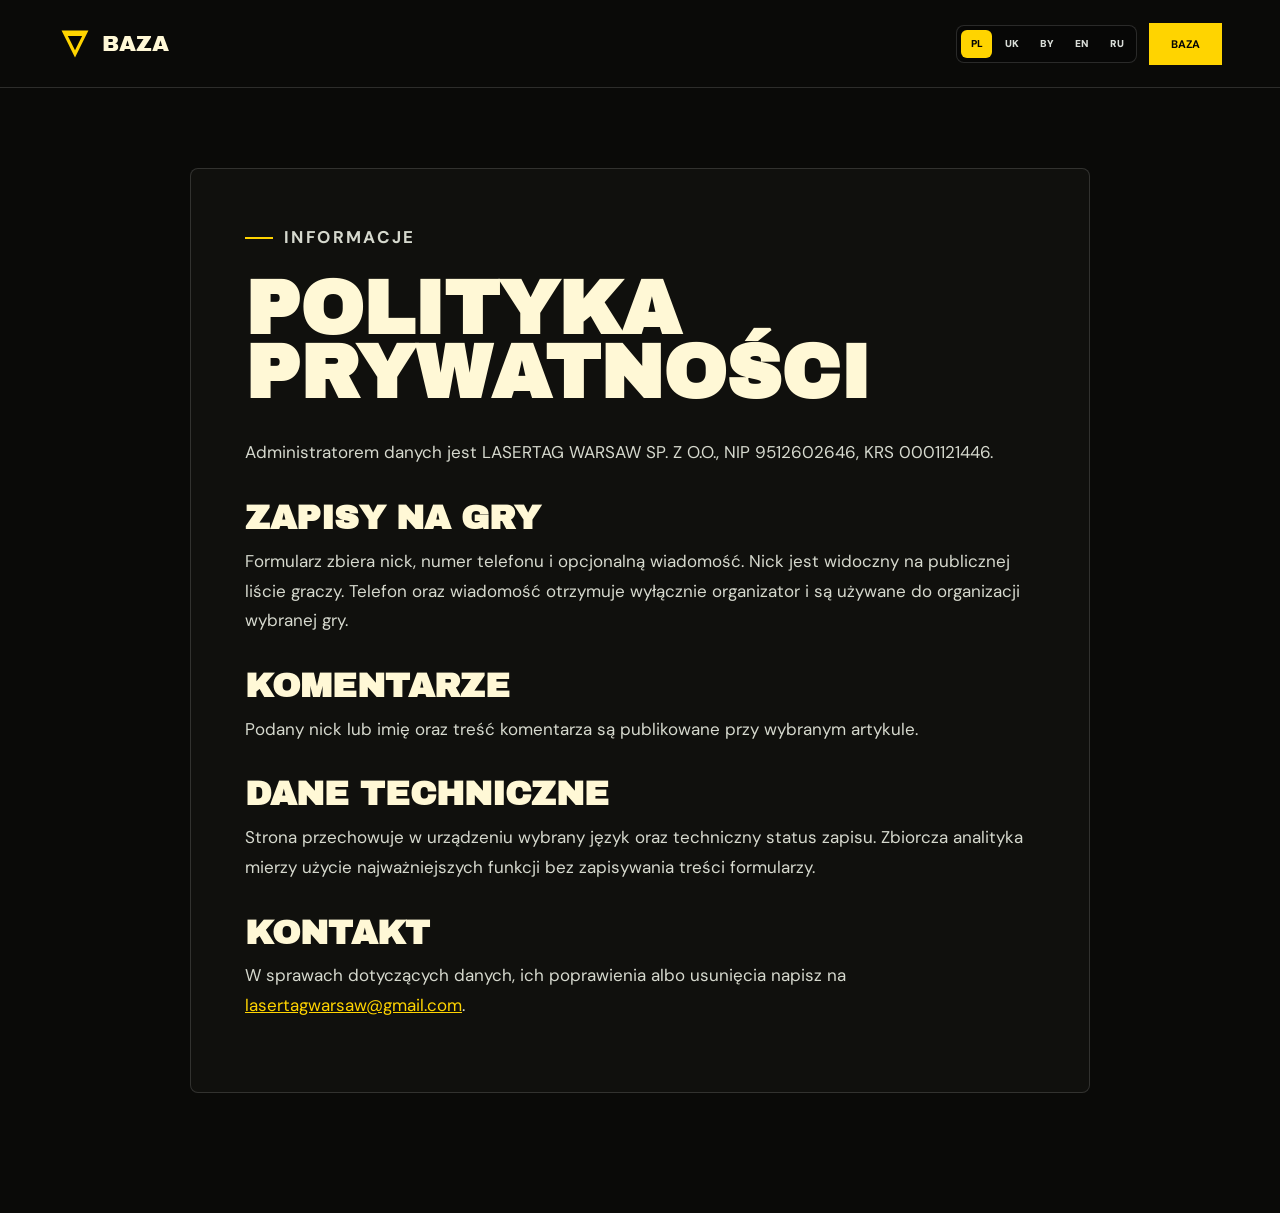
<file: polityka-prywatnosci.html>
<!doctype html>
<html lang="pl">
  <head>
    <meta charset="UTF-8" />
    <meta name="viewport" content="width=device-width, initial-scale=1.0" />
    <meta name="description" content="Informacja o prywatności Lasertag Club BAZA." />
    <link rel="canonical" href="https://www.lasertagbaza.pl/polityka-prywatnosci.html" />
    <meta name="theme-color" content="#050505" />
    <title>Polityka prywatności — Lasertag Club BAZA</title>
    <link rel="preconnect" href="https://fonts.googleapis.com" />
    <link rel="preconnect" href="https://fonts.gstatic.com" crossorigin />
    <link
      href="https://fonts.googleapis.com/css2?family=Archivo+Black&family=DM+Sans:wght@400;500;600;700&display=swap"
      rel="stylesheet"
    />
    <link rel="stylesheet" href="styles.css?v=ux-6" />
  </head>
  <body class="privacy-page">
    <header class="site-header privacy-header">
      <a class="logo" href="index.html" aria-label="Lasertag Club BAZA">
        <svg viewBox="0 0 38 38" aria-hidden="true">
          <path d="M4 4h30L19 34 4 4Z" />
          <path d="m11 10 8 16 8-16H11Z" />
        </svg>
        <span>BAZA</span>
      </a>
      <div class="privacy-actions">
        <div class="language-switcher" aria-label="Język strony">
          <button class="active" type="button" data-privacy-lang="pl">PL</button>
          <button type="button" data-privacy-lang="uk">UK</button>
          <button type="button" data-privacy-lang="be">BY</button>
          <button type="button" data-privacy-lang="en">EN</button>
          <button type="button" data-privacy-lang="ru">RU</button>
        </div>
        <a class="button button-small" href="index.html">BAZA</a>
      </div>
    </header>

    <main class="privacy-main">
      <article data-privacy-copy="pl">
        <p class="eyebrow"><span></span> Informacje</p>
        <h1>Polityka prywatności</h1>
        <p>Administratorem danych jest LASERTAG WARSAW SP. Z O.O., NIP 9512602646, KRS 0001121446.</p>
        <h2>Zapisy na gry</h2>
        <p>Formularz zbiera nick, numer telefonu i opcjonalną wiadomość. Nick jest widoczny na publicznej liście graczy. Telefon oraz wiadomość otrzymuje wyłącznie organizator i są używane do organizacji wybranej gry.</p>
        <h2>Komentarze</h2>
        <p>Podany nick lub imię oraz treść komentarza są publikowane przy wybranym artykule.</p>
        <h2>Dane techniczne</h2>
        <p>Strona przechowuje w urządzeniu wybrany język oraz techniczny status zapisu. Zbiorcza analityka mierzy użycie najważniejszych funkcji bez zapisywania treści formularzy.</p>
        <h2>Kontakt</h2>
        <p>W sprawach dotyczących danych, ich poprawienia albo usunięcia napisz na <a href="mailto:lasertagwarsaw@gmail.com">lasertagwarsaw@gmail.com</a>.</p>
      </article>

      <article data-privacy-copy="en" hidden>
        <p class="eyebrow"><span></span> Information</p>
        <h1>Privacy policy</h1>
        <p>The data controller is LASERTAG WARSAW SP. Z O.O., NIP 9512602646, KRS 0001121446.</p>
        <h2>Game signups</h2>
        <p>The form collects a nickname, phone number and an optional message. The nickname is shown on the public player list. The phone number and message are received only by the organizer and used to organize the selected game.</p>
        <h2>Comments</h2>
        <p>The supplied nickname or name and comment text are published under the selected article.</p>
        <h2>Technical data</h2>
        <p>The site stores the selected language and technical signup status on the device. Aggregate analytics measures use of key features without storing form contents.</p>
        <h2>Contact</h2>
        <p>To ask about, correct or remove your data, email <a href="mailto:lasertagwarsaw@gmail.com">lasertagwarsaw@gmail.com</a>.</p>
      </article>

      <article data-privacy-copy="ru" hidden>
        <p class="eyebrow"><span></span> Информация</p>
        <h1>Политика конфиденциальности</h1>
        <p>Администратор данных: LASERTAG WARSAW SP. Z O.O., NIP 9512602646, KRS 0001121446.</p>
        <h2>Запись на игры</h2>
        <p>Форма собирает ник, номер телефона и необязательное сообщение. Ник отображается в открытом списке игроков. Телефон и сообщение получает только организатор для организации выбранной игры.</p>
        <h2>Комментарии</h2>
        <p>Указанный ник или имя и текст комментария публикуются под выбранной статьёй.</p>
        <h2>Технические данные</h2>
        <p>Сайт хранит на устройстве выбранный язык и технический статус записи. Сводная аналитика измеряет использование основных функций без сохранения содержимого форм.</p>
        <h2>Контакт</h2>
        <p>Для уточнения, исправления или удаления данных напишите на <a href="mailto:lasertagwarsaw@gmail.com">lasertagwarsaw@gmail.com</a>.</p>
      </article>

      <article data-privacy-copy="uk" hidden>
        <p class="eyebrow"><span></span> Інформація</p>
        <h1>Політика конфіденційності</h1>
        <p>Адміністратор даних: LASERTAG WARSAW SP. Z O.O., NIP 9512602646, KRS 0001121446.</p>
        <h2>Запис на ігри</h2>
        <p>Форма збирає нік, номер телефону та необов'язкове повідомлення. Нік показується у відкритому списку гравців. Телефон і повідомлення отримує лише організатор для організації обраної гри.</p>
        <h2>Коментарі</h2>
        <p>Вказаний нік або ім'я та текст коментаря публікуються під обраною статтею.</p>
        <h2>Технічні дані</h2>
        <p>Сайт зберігає на пристрої вибрану мову та технічний статус запису. Зведена аналітика вимірює використання основних функцій без збереження вмісту форм.</p>
        <h2>Контакт</h2>
        <p>Для уточнення, виправлення або видалення даних напишіть на <a href="mailto:lasertagwarsaw@gmail.com">lasertagwarsaw@gmail.com</a>.</p>
      </article>

      <article data-privacy-copy="be" hidden>
        <p class="eyebrow"><span></span> Інфармацыя</p>
        <h1>Палітыка прыватнасці</h1>
        <p>Адміністратар даных: LASERTAG WARSAW SP. Z O.O., NIP 9512602646, KRS 0001121446.</p>
        <h2>Запіс на гульні</h2>
        <p>Форма збірае нік, нумар тэлефона і неабавязковае паведамленне. Нік паказваецца ў адкрытым спісе гульцоў. Тэлефон і паведамленне атрымлівае толькі арганізатар для арганізацыі выбранай гульні.</p>
        <h2>Каментары</h2>
        <p>Указаны нік або імя і тэкст каментара публікуюцца пад выбраным артыкулам.</p>
        <h2>Тэхнічныя даныя</h2>
        <p>Сайт захоўвае на прыладзе выбраную мову і тэхнічны статус запісу. Зводная аналітыка вымярае выкарыстанне асноўных функцый без захавання змесціва формаў.</p>
        <h2>Кантакт</h2>
        <p>Каб удакладніць, выправіць або выдаліць даныя, напішыце на <a href="mailto:lasertagwarsaw@gmail.com">lasertagwarsaw@gmail.com</a>.</p>
      </article>
    </main>

    <script>
      const privacyButtons = document.querySelectorAll("[data-privacy-lang]");
      const privacyArticles = document.querySelectorAll("[data-privacy-copy]");
      privacyButtons.forEach((button) => {
        button.addEventListener("click", () => {
          const language = button.dataset.privacyLang;
          document.documentElement.lang = language;
          privacyButtons.forEach((item) => item.classList.toggle("active", item === button));
          privacyArticles.forEach((article) => (article.hidden = article.dataset.privacyCopy !== language));
        });
      });
    </script>
  </body>
</html>
</file>
<file: styles.css>
:root {
  --ink: #050505;
  --panel: #10100d;
  --panel-2: #18170f;
  --line: rgba(255, 255, 255, 0.14);
  --muted: #aaa799;
  --paper: #fff8d6;
  --acid: #ffd400;
  --cyan: #ffea70;
  --red: #ff9f1a;
  --purple: #2a2615;
  --display: "Archivo Black", sans-serif;
  --body: "DM Sans", sans-serif;
}

.community-update-video,
.community-news-player {
  display: block;
  width: 100%;
  background: #050505;
  object-fit: cover;
}

.community-update-video {
  aspect-ratio: 16 / 9;
  pointer-events: none;
}

.community-news-player {
  max-height: 520px;
  margin-top: 18px;
}

* {
  box-sizing: border-box;
}

html {
  scroll-behavior: smooth;
  overflow-x: hidden;
}

body {
  margin: 0;
  color: var(--paper);
  background: var(--ink);
  font-family: var(--body);
  -webkit-font-smoothing: antialiased;
  overflow-x: hidden;
}

body.menu-open {
  overflow: hidden;
}

body.price-open {
  overflow: hidden;
}

body.modal-open {
  overflow: hidden;
}

.sr-only {
  position: absolute;
  width: 1px;
  height: 1px;
  padding: 0;
  overflow: hidden;
  clip: rect(0, 0, 0, 0);
  white-space: nowrap;
  border: 0;
}

a {
  color: inherit;
  text-decoration: none;
}

button,
input,
select {
  font: inherit;
}

button {
  cursor: pointer;
}

.page-noise {
  position: fixed;
  z-index: 30;
  inset: 0;
  opacity: 0.035;
  pointer-events: none;
  background-image: url("data:image/svg+xml,%3Csvg viewBox='0 0 180 180' xmlns='http://www.w3.org/2000/svg'%3E%3Cfilter id='n'%3E%3CfeTurbulence type='fractalNoise' baseFrequency='.85' numOctaves='3' stitchTiles='stitch'/%3E%3C/filter%3E%3Crect width='100%25' height='100%25' filter='url(%23n)' opacity='.8'/%3E%3C/svg%3E");
}

.site-header {
  position: absolute;
  z-index: 20;
  top: 0;
  left: 0;
  width: 100%;
  height: 88px;
  padding: 0 4.5vw;
  display: flex;
  align-items: center;
  justify-content: space-between;
  border-bottom: 1px solid var(--line);
}

.logo {
  display: inline-flex;
  align-items: center;
  gap: 10px;
  font-family: var(--display);
  font-size: 22px;
  letter-spacing: 0;
  text-transform: uppercase;
}

.logo svg {
  width: 34px;
  height: 34px;
  overflow: visible;
}

.logo svg path:first-child {
  fill: var(--acid);
}

.logo svg path:last-child {
  fill: var(--ink);
}

.desktop-nav {
  display: flex;
  align-items: center;
  gap: 28px;
}

.desktop-nav a,
.header-phone {
  color: #d9ddd8;
  font-size: 13px;
  font-weight: 600;
  transition: color 0.2s;
}

.desktop-nav a:hover,
.header-phone:hover {
  color: var(--acid);
}

.header-actions {
  display: flex;
  align-items: center;
  gap: 24px;
}

.language-switcher {
  display: inline-flex;
  align-items: center;
  gap: 4px;
  padding: 4px;
  border: 1px solid var(--line);
  border-radius: 8px;
  background: rgba(5, 5, 5, 0.36);
}

.language-switcher button {
  min-width: 31px;
  height: 28px;
  padding: 0 7px;
  border: 0;
  border-radius: 6px;
  color: #d9ddd8;
  background: transparent;
  font-size: 10px;
  font-weight: 900;
  text-transform: uppercase;
}

.language-switcher button.active,
.language-switcher button:hover {
  color: var(--ink);
  background: var(--acid);
}

.button {
  display: inline-flex;
  align-items: center;
  justify-content: center;
  border: 0;
  background: var(--acid);
  color: var(--ink);
  font-weight: 700;
  text-transform: uppercase;
}

.button:disabled {
  cursor: progress;
  opacity: 0.62;
  transform: none;
}

.button-small {
  min-height: 42px;
  padding: 0 22px;
  font-size: 11px;
}

.price-button {
  min-height: 42px;
  padding: 0 18px;
  border: 1px solid rgba(255, 212, 0, 0.42);
  border-radius: 999px;
  color: var(--acid);
  background: rgba(5, 5, 5, 0.32);
  cursor: pointer;
  font-size: 11px;
  font-weight: 900;
  text-transform: uppercase;
  transition: background 0.2s, color 0.2s, border-color 0.2s, transform 0.2s;
}

.price-button:hover {
  border-color: var(--acid);
  color: var(--ink);
  background: var(--acid);
  transform: translateY(-1px);
}

.menu-toggle,
.mobile-nav {
  display: none;
}

.hero {
  position: relative;
  min-height: 850px;
  height: 100vh;
  max-height: 1080px;
  overflow: hidden;
  isolation: isolate;
}

.hero-media {
  position: absolute;
  z-index: -3;
  inset: 0;
  background:
    linear-gradient(90deg, rgba(5, 5, 5, 0.98) 0%, rgba(5, 5, 5, 0.86) 34%, rgba(5, 5, 5, 0.28) 74%),
    linear-gradient(0deg, rgba(5, 5, 5, 0.96) 0%, rgba(5, 5, 5, 0.2) 48%),
    url("assets/baza-hero.webp") center center / cover no-repeat;
  transform: scale(1.012);
}

.hero-media::after {
  content: "";
  position: absolute;
  inset: 0;
  background:
    linear-gradient(125deg, rgba(255, 212, 0, 0.14), transparent 34%),
    radial-gradient(circle at 74% 44%, transparent 0 18%, rgba(5, 5, 5, 0.5) 74%, rgba(5, 5, 5, 0.9) 100%);
}

.hero-grid {
  position: absolute;
  z-index: -2;
  inset: 0;
  opacity: 0.12;
  background-image:
    linear-gradient(rgba(255, 255, 255, 0.18) 1px, transparent 1px),
    linear-gradient(90deg, rgba(255, 255, 255, 0.18) 1px, transparent 1px);
  background-size: 7.15vw 7.15vw;
  mask-image: linear-gradient(90deg, black, transparent 78%);
}

.hero-copy {
  position: absolute;
  z-index: 2;
  top: 48%;
  left: 8.6vw;
  width: min(760px, 51vw);
  transform: translateY(-47%);
}

.eyebrow {
  margin: 0 0 24px;
  display: flex;
  align-items: center;
  gap: 11px;
  color: #d1d5d0;
  font-size: 11px;
  font-weight: 700;
  letter-spacing: 0.14em;
  text-transform: uppercase;
}

.eyebrow span {
  width: 28px;
  height: 2px;
  background: var(--acid);
}

h1,
h2,
h3,
p {
  margin-top: 0;
}

h1 {
  margin-bottom: 27px;
  font-family: var(--display);
  font-size: clamp(60px, 6.1vw, 104px);
  line-height: 0.84;
  letter-spacing: 0;
  text-transform: uppercase;
}

h1 span {
  display: block;
}

h1 .outline {
  color: transparent;
  -webkit-text-stroke: 1.5px var(--acid);
}

.hero-lead {
  width: min(560px, 92%);
  margin-bottom: 34px;
  color: #c4c8c3;
  font-size: 16px;
  line-height: 1.65;
}

.hero-buttons {
  display: flex;
  align-items: center;
  gap: 35px;
}

.button-main {
  min-height: 58px;
  padding: 0 25px 0 29px;
  gap: 28px;
  box-shadow: 0 0 30px rgba(199, 255, 26, 0.14);
  transition: transform 0.2s, box-shadow 0.2s;
}

.button-main:hover {
  transform: translateY(-2px);
  box-shadow: 0 0 42px rgba(199, 255, 26, 0.3);
}

.button-main svg {
  width: 21px;
  fill: none;
  stroke: currentColor;
  stroke-width: 1.7;
}

.text-link {
  display: flex;
  align-items: center;
  gap: 13px;
  font-size: 12px;
  font-weight: 700;
  text-transform: uppercase;
}

.play-icon {
  width: 31px;
  height: 31px;
  display: grid;
  place-items: center;
  border: 1px solid rgba(255, 255, 255, 0.4);
  border-radius: 50%;
  color: var(--acid);
  font-size: 9px;
}

.next-game-panel {
  position: absolute;
  z-index: 2;
  right: 8.6vw;
  top: 245px;
  width: min(315px, 25vw);
  padding: 20px;
  border: 1px solid var(--line);
  border-radius: 8px;
  background: rgba(13, 16, 14, 0.84);
  backdrop-filter: blur(14px);
}

.next-game-panel > p {
  margin-bottom: 10px;
  color: var(--muted);
  font-size: 10px;
  font-weight: 700;
  text-transform: uppercase;
}

.next-game-panel h2 {
  margin-bottom: 6px;
  font-size: 28px;
}

.next-game-date {
  display: block;
  color: var(--acid);
  font-size: 11px;
  font-weight: 900;
  letter-spacing: 0.04em;
  text-transform: uppercase;
}

.next-game-date-row {
  min-height: 27px;
  margin-bottom: 14px;
  display: flex;
  align-items: center;
  justify-content: space-between;
  gap: 12px;
}

.next-game-weather {
  min-width: 0;
  display: flex;
  align-items: center;
  gap: 5px;
  color: #d8dbd2;
  font-size: 9px;
  font-weight: 800;
  white-space: nowrap;
}

.next-game-weather[hidden] {
  display: none;
}

.next-game-weather-icon {
  color: var(--acid);
  font-family: Arial, sans-serif;
  font-size: 20px;
  font-weight: 400;
  line-height: 1;
}

.next-game-weather[data-weather="cloud"] .next-game-weather-icon {
  color: #d8dbd2;
}

.next-game-weather[data-weather="rain"] .next-game-weather-icon {
  color: #86cbed;
}

.next-game-weather strong {
  color: var(--paper);
  font-size: 10px;
}

.panel-row {
  padding: 11px 0;
  display: flex;
  align-items: center;
  justify-content: space-between;
  border-top: 1px solid var(--line);
  gap: 20px;
}

.panel-row span {
  color: var(--muted);
  font-size: 11px;
}

.panel-row strong {
  font-size: 12px;
  text-align: right;
}

.next-game-panel .button {
  width: 100%;
  min-height: 50px;
  font-size: 11px;
}

.next-game-toggle {
  min-height: 38px;
  border: 1px solid rgba(255, 212, 0, 0.28);
  border-radius: 8px;
  color: var(--acid);
  background: rgba(255, 212, 0, 0.04);
  cursor: pointer;
  font-size: 10px;
  font-weight: 900;
  text-transform: uppercase;
}

.next-game-actions {
  display: grid;
  gap: 7px;
}

.next-game-map {
  width: fit-content;
  margin: 10px auto 0;
  display: block;
  color: var(--muted);
  font-size: 9px;
  font-weight: 800;
  text-transform: uppercase;
}

.next-game-map:hover {
  color: var(--acid);
}

.next-game-signups {
  margin-top: 14px;
  padding-top: 14px;
  border-top: 1px solid var(--line);
}

.next-game-signups-head {
  margin-bottom: 10px;
  display: flex;
  justify-content: space-between;
  gap: 12px;
  color: var(--muted);
  font-size: 10px;
  font-weight: 900;
  text-transform: uppercase;
}

.next-game-signups-head strong {
  color: var(--acid);
  white-space: nowrap;
}

.next-game-list {
  max-height: 236px;
  overflow: auto;
}

.next-game-list li {
  min-height: 46px;
}

.next-game-register {
  margin-top: 12px;
}

@media (min-width: 821px) {
  .next-game-panel.show-signups {
    max-height: calc(100% - 285px);
    display: flex;
    flex-direction: column;
    overflow: hidden;
  }

  .next-game-panel.show-signups .next-game-signups {
    min-height: 0;
    display: flex;
    flex-direction: column;
  }

  .next-game-panel.show-signups .next-game-list {
    min-height: 92px;
    max-height: 150px;
    overflow-y: auto;
    overscroll-behavior: contain;
  }

  .next-game-panel.show-signups + .hero-meta {
    right: auto;
    left: 8.6vw;
  }
}

.hero-meta {
  position: absolute;
  z-index: 2;
  right: 8.6vw;
  bottom: 38px;
  display: flex;
}

.hero-meta div {
  min-width: 132px;
  padding: 0 25px;
  border-left: 1px solid var(--line);
}

.hero-meta strong {
  display: block;
  color: var(--acid);
  font-family: var(--display);
  font-size: 27px;
  line-height: 1;
}

.hero-meta span {
  display: block;
  margin-top: 7px;
  color: #afb3ae;
  font-size: 10px;
  text-transform: uppercase;
}

.ticker {
  height: 58px;
  overflow: hidden;
  contain: layout paint;
  background: var(--acid);
  color: var(--ink);
}

.ticker-track {
  width: max-content;
  height: 100%;
  display: flex;
  align-items: center;
  gap: 31px;
  animation: marquee 24s linear infinite;
  font-family: var(--display);
  font-size: 15px;
  text-transform: uppercase;
}

.ticker-track i {
  font-style: normal;
  font-size: 18px;
}

.section {
  padding: 120px 8.6vw;
}

.section-heading {
  display: flex;
  align-items: flex-end;
  justify-content: space-between;
  gap: 40px;
  margin-bottom: 56px;
}

.section-heading > p {
  width: 420px;
  margin-bottom: 6px;
  color: var(--muted);
  font-size: 14px;
  line-height: 1.7;
}

h2 {
  margin-bottom: 0;
  font-family: var(--display);
  font-size: clamp(46px, 4.8vw, 76px);
  line-height: 0.96;
  letter-spacing: 0;
  text-transform: uppercase;
}

h2 em {
  color: var(--acid);
  font-style: normal;
}

.open-games {
  background: var(--paper);
  color: var(--ink);
}

.open-games .eyebrow,
.rankings .eyebrow {
  color: #4d514e;
}

.schedule-toolbar {
  margin-bottom: 18px;
  display: flex;
  flex-wrap: wrap;
  gap: 8px;
}

.filter-button,
.translate-button {
  min-height: 38px;
  padding: 0 16px;
  border: 1px solid currentColor;
  border-radius: 8px;
  color: inherit;
  background: transparent;
  font-size: 11px;
  font-weight: 800;
  text-transform: uppercase;
}

.filter-button.active,
.translate-button.active {
  border-color: var(--ink);
  background: var(--ink);
  color: var(--paper);
}

.schedule-list {
  display: grid;
  gap: 10px;
}

.game-row {
  min-height: 138px;
  padding: 22px;
  display: grid;
  grid-template-columns: 96px minmax(0, 1fr) 140px 112px;
  gap: 24px;
  align-items: center;
  border: 1px solid #d1d2ca;
  border-radius: 8px;
  background: #fbfaf2;
  transition: transform 0.2s, border-color 0.2s;
}

.game-row:hover {
  transform: translateY(-3px);
  border-color: var(--ink);
}

.game-row.hidden {
  display: none;
}

.date-block {
  aspect-ratio: 1;
  display: grid;
  place-content: center;
  overflow: hidden;
  border-radius: 8px;
  background: var(--ink);
  color: var(--paper);
  text-align: center;
}

.counter-icon {
  position: relative;
  isolation: isolate;
  background:
    linear-gradient(180deg, rgba(5, 5, 5, 0.08), rgba(5, 5, 5, 0.72)),
    url("assets/schedule-counter.webp") 55% 48% / cover no-repeat;
  transition: transform 0.2s, box-shadow 0.2s;
}

.open-icon {
  position: relative;
  isolation: isolate;
  background:
    linear-gradient(180deg, rgba(5, 5, 5, 0.08), rgba(5, 5, 5, 0.72)),
    url("assets/schedule-open.webp") center / cover no-repeat;
  transition: transform 0.2s, box-shadow 0.2s;
}

.away-icon {
  position: relative;
  isolation: isolate;
  background:
    linear-gradient(180deg, rgba(5, 5, 5, 0.08), rgba(5, 5, 5, 0.72)),
    url("assets/schedule-away.webp") 50% 46% / cover no-repeat;
  transition: transform 0.2s, box-shadow 0.2s;
}

.counter-icon::after,
.open-icon::after,
.away-icon::after {
  content: "";
  position: absolute;
  inset: 0;
  z-index: -1;
  border: 2px solid rgba(255, 212, 0, 0.86);
  border-radius: inherit;
}

.counter-icon:hover,
.open-icon:hover,
.away-icon:hover {
  transform: scale(1.035);
  box-shadow: 0 0 24px rgba(255, 212, 0, 0.28);
}

.counter-icon strong,
.counter-icon span,
.open-icon strong,
.open-icon span,
.away-icon strong,
.away-icon span {
  text-shadow: 0 2px 12px rgba(0, 0, 0, 0.85);
}

.tournament-icon {
  position: relative;
  isolation: isolate;
  background:
    linear-gradient(180deg, rgba(5, 5, 5, 0.08), rgba(5, 5, 5, 0.72)),
    url("assets/tournament-icon.webp") 57% 52% / cover no-repeat;
  transition: transform 0.2s, box-shadow 0.2s;
}

.tournament-icon::after {
  content: "";
  position: absolute;
  inset: 0;
  z-index: -1;
  border: 2px solid rgba(255, 212, 0, 0.86);
  border-radius: inherit;
}

.tournament-icon:hover {
  transform: scale(1.035);
  box-shadow: 0 0 24px rgba(255, 212, 0, 0.28);
}

.tournament-icon strong,
.tournament-icon span {
  text-shadow: 0 2px 12px rgba(0, 0, 0, 0.85);
}

.date-block strong {
  font-family: var(--display);
  font-size: 36px;
  line-height: 1;
}

.date-block span,
.slots span,
.game-row p {
  color: #636760;
  font-size: 10px;
  font-weight: 800;
  text-transform: uppercase;
}

.game-row p {
  margin-bottom: 8px;
}

.game-row h3 {
  margin-bottom: 8px;
  font-family: var(--display);
  font-size: 30px;
  line-height: 1;
  text-transform: uppercase;
}

.game-row div > span:not(.date-block span) {
  color: #575b55;
  font-size: 13px;
  line-height: 1.5;
}

.slots {
  padding: 16px;
  border-left: 1px solid #d6d7d0;
}

.slots strong {
  display: block;
  font-family: var(--display);
  font-size: 32px;
}

.game-row > a:not(.date-block) {
  min-height: 46px;
  display: grid;
  place-items: center;
  border-radius: 8px;
  background: var(--acid);
  color: var(--ink);
  font-size: 11px;
  font-weight: 800;
  text-transform: uppercase;
}

.points-rating {
  padding-top: 55px;
  padding-bottom: 55px;
  background:
    linear-gradient(180deg, rgba(255, 212, 0, 0.06), transparent 34%),
    var(--ink);
}

.points-rating .section-heading {
  margin-bottom: 24px;
}

.points-rating .section-heading h2 {
  font-size: clamp(36px, 3.8vw, 58px);
}

.points-rating .section-heading > p {
  max-width: 520px;
  font-size: 13px;
}

.points-carousel {
  width: 100%;
  overflow: hidden;
  border: 1px solid var(--line);
  border-radius: 8px;
  background:
    linear-gradient(145deg, rgba(255, 212, 0, 0.16), transparent 42%),
    #0f0f0c;
}

.points-carousel-header {
  min-height: 42px;
  padding: 9px 10px;
  display: flex;
  align-items: center;
  justify-content: space-between;
  gap: 20px;
  border-bottom: 1px solid var(--line);
}

.points-carousel-header div:first-child {
  display: flex;
  flex-direction: column;
  gap: 2px;
}

.points-carousel-header strong {
  font-family: var(--display);
  font-size: 16px;
  line-height: 1;
  text-transform: uppercase;
}

.points-carousel-header span {
  color: var(--muted);
  font-size: 8px;
  font-weight: 900;
  text-transform: uppercase;
}

.player-search {
  min-height: 46px;
  padding: 8px 10px;
  display: grid;
  grid-template-columns: minmax(0, 1fr) auto;
  align-items: center;
  gap: 10px;
  border-bottom: 1px solid var(--line);
}

.player-search input {
  min-width: 0;
  min-height: 34px;
  padding: 0 12px;
  border: 1px solid var(--line);
  border-radius: 8px;
  outline: none;
  color: var(--paper);
  background: rgba(255, 255, 255, 0.045);
  font-size: 12px;
}

.player-search input:focus {
  border-color: var(--acid);
}

.player-search span {
  min-width: 42px;
  color: var(--muted);
  font-size: 10px;
  font-weight: 900;
  text-align: right;
}

.carousel-controls {
  display: flex;
  gap: 8px;
}

.carousel-controls button {
  width: 30px;
  height: 30px;
  border: 1px solid var(--line);
  border-radius: 8px;
  color: var(--paper);
  background: rgba(255, 255, 255, 0.05);
  font-size: 15px;
  font-weight: 900;
  transition: transform 0.2s, background 0.2s, color 0.2s;
}

.carousel-controls button:hover {
  transform: translateY(-2px);
  color: var(--ink);
  background: var(--acid);
}

.points-viewport {
  overflow-x: auto;
  overflow-y: hidden;
  overscroll-behavior-inline: contain;
  scrollbar-width: thin;
  scrollbar-color: var(--acid) rgba(255, 255, 255, 0.08);
}

.points-viewport::-webkit-scrollbar {
  height: 8px;
}

.points-viewport::-webkit-scrollbar-track {
  background: rgba(255, 255, 255, 0.08);
}

.points-viewport::-webkit-scrollbar-thumb {
  border-radius: 999px;
  background: var(--acid);
}

.points-track {
  width: max-content;
  display: flex;
  gap: 8px;
  padding: 10px;
}

.points-card {
  flex: 0 0 168px;
  min-width: 0;
  min-height: 157px;
  padding: 8px;
  display: grid;
  grid-template-columns: 28px 1fr;
  grid-template-rows: 93px auto auto;
  gap: 5px 8px;
  border: 1px solid var(--line);
  border-radius: 8px;
  background:
    linear-gradient(180deg, rgba(255, 255, 255, 0.06), rgba(255, 255, 255, 0)),
    #171612;
  cursor: pointer;
  transition: border-color 0.2s, transform 0.2s;
}

.points-card[hidden] {
  display: none;
}

.points-card:hover,
.points-card:focus-visible {
  border-color: rgba(255, 212, 0, 0.55);
  outline: none;
  transform: translateY(-2px);
}

.points-card b {
  width: 28px;
  height: 22px;
  display: grid;
  place-items: center;
  border-radius: 8px;
  color: var(--ink);
  background: var(--acid);
  font-family: var(--display);
  font-size: 11px;
}

.points-avatar {
  position: relative;
  grid-column: 2;
  grid-row: 1;
  width: 93px;
  height: 93px;
  justify-self: end;
  display: grid;
  place-items: center;
  isolation: isolate;
  overflow: hidden;
  border: 1px solid rgba(255, 212, 0, 0.34);
  border-radius: 50%;
  background:
    radial-gradient(circle at 50% 35%, rgba(255, 212, 0, 0.24), transparent 45%),
    #090907;
}

.points-card:nth-child(-n + 3) .points-avatar {
  overflow: hidden;
  box-shadow: 0 0 18px var(--rank-glow);
}

.points-card:nth-child(-n + 3) .points-avatar img {
  position: absolute;
  z-index: 1;
  inset: 0;
  border-radius: 50%;
  clip-path: circle(50% at 50% 50%);
}

.points-card:nth-child(-n + 3) .points-avatar::before {
  content: "";
  position: absolute;
  inset: 0;
  z-index: 2;
  border-radius: 50%;
  opacity: 0.55;
  pointer-events: none;
}

.points-card:nth-child(-n + 3) .points-avatar::after {
  content: "";
  position: absolute;
  right: 3px;
  bottom: 3px;
  width: 31px;
  height: 31px;
  z-index: 3;
  background-color: var(--rank-color);
  filter: drop-shadow(0 5px 9px var(--rank-glow));
  -webkit-mask:
    url("data:image/svg+xml,%3Csvg%20viewBox%3D%270%200%2024%2024%27%20xmlns%3D%27http%3A//www.w3.org/2000/svg%27%3E%3Cpath%20fill%3D%27black%27%20d%3D%27M7%203h10v3h3v3a5%205%200%200%201-4.2%204.93A4.8%204.8%200%200%201%2013%2016.7V19h3v2H8v-2h3v-2.3a4.8%204.8%200%200%201-2.8-2.77A5%205%200%200%201%204%209V6h3V3Zm0%205H6v1a3%203%200%200%200%201.5%202.6A11.9%2011.9%200%200%201%207%208Zm10%200c0%201.25-.17%202.46-.5%203.6A3%203%200%200%200%2018%209V8h-1Zm-8-3v3c0%204.05%201.36%207%203%207s3-2.95%203-7V5H9Z%27/%3E%3C/svg%3E")
      center / 28px 28px no-repeat;
  mask:
    url("data:image/svg+xml,%3Csvg%20viewBox%3D%270%200%2024%2024%27%20xmlns%3D%27http%3A//www.w3.org/2000/svg%27%3E%3Cpath%20fill%3D%27black%27%20d%3D%27M7%203h10v3h3v3a5%205%200%200%201-4.2%204.93A4.8%204.8%200%200%201%2013%2016.7V19h3v2H8v-2h3v-2.3a4.8%204.8%200%200%201-2.8-2.77A5%205%200%200%201%204%209V6h3V3Zm0%205H6v1a3%203%200%200%200%201.5%202.6A11.9%2011.9%200%200%201%207%208Zm10%200c0%201.25-.17%202.46-.5%203.6A3%203%200%200%200%2018%209V8h-1Zm-8-3v3c0%204.05%201.36%207%203%207s3-2.95%203-7V5H9Z%27/%3E%3C/svg%3E")
      center / 28px 28px no-repeat;
}

.points-card:nth-child(1) .points-avatar {
  --rank-color: #ffd400;
  --rank-glow: rgba(255, 212, 0, 0.5);
}

.points-card:nth-child(1) .points-avatar::before {
  background: radial-gradient(circle, transparent 56%, rgba(255, 212, 0, 0.45) 73%, transparent 74%);
  animation: trophyPulse 1.8s ease-in-out infinite;
}

.points-card:nth-child(2) .points-avatar {
  --rank-color: #d9dde4;
  --rank-glow: rgba(218, 226, 235, 0.42);
}

.points-card:nth-child(2) .points-avatar::before {
  background: radial-gradient(circle, transparent 56%, rgba(218, 226, 235, 0.35) 73%, transparent 74%);
}

.points-card:nth-child(3) .points-avatar {
  --rank-color: #c98642;
  --rank-glow: rgba(201, 134, 66, 0.44);
}

.points-card:nth-child(3) .points-avatar::before {
  background: radial-gradient(circle, transparent 56%, rgba(201, 134, 66, 0.35) 73%, transparent 74%);
}

@keyframes trophyPulse {
  0%,
  100% {
    transform: scale(0.98);
    opacity: 0.58;
  }
  50% {
    transform: scale(1.08);
    opacity: 0.96;
  }
}

.points-avatar span {
  color: var(--acid);
  font-family: var(--display);
  font-size: 22px;
}

.points-avatar img {
  position: absolute;
  inset: 0;
  width: 100%;
  height: 100%;
  display: block;
  object-fit: cover;
  object-position: center;
}

.points-card:nth-child(1) .points-avatar img {
  object-position: 54% 32%;
}

.points-card:nth-child(2) .points-avatar img {
  object-position: 50% 42%;
}

.points-card:nth-child(3) .points-avatar img {
  object-position: 38% 26%;
}

.points-card.is-bonus {
  border-color: rgba(89, 255, 121, 0.46);
  cursor: pointer;
  background:
    linear-gradient(180deg, rgba(89, 255, 121, 0.13), rgba(255, 255, 255, 0)),
    #171612;
  transition: border-color 0.2s, box-shadow 0.2s, transform 0.2s;
}

.points-card.is-bonus:hover,
.points-card.is-bonus:focus-visible {
  border-color: rgba(89, 255, 121, 0.78);
  box-shadow: 0 0 0 1px rgba(89, 255, 121, 0.2), 0 12px 28px rgba(89, 255, 121, 0.12);
  transform: translateY(-2px);
  outline: none;
}

.points-card.is-bonus .points-avatar {
  border-color: rgba(89, 255, 121, 0.78);
  box-shadow: 0 0 0 2px rgba(89, 255, 121, 0.2), 0 0 22px rgba(89, 255, 121, 0.38);
}

.points-card.is-bonus .points-avatar::before {
  content: "";
  position: absolute;
  inset: 0;
  z-index: 2;
  border-radius: 50%;
  background: radial-gradient(circle, transparent 58%, rgba(89, 255, 121, 0.5) 74%, transparent 75%);
  pointer-events: none;
}

.points-bonus-badge {
  position: absolute;
  right: 3px;
  bottom: 4px;
  z-index: 4;
  min-width: 24px;
  padding: 2px 4px 1px;
  border: 1px solid rgba(10, 18, 8, 0.55);
  border-radius: 999px;
  color: #071006;
  background: #59ff79;
  box-shadow: 0 4px 8px rgba(89, 255, 121, 0.24);
  font-family: var(--display);
  font-size: 8px;
  line-height: 1;
  text-align: center;
  transform: scale(0.55);
  transform-origin: right bottom;
}

.points-marquee {
  margin: 8px 10px 0;
  overflow: hidden;
  border: 1px solid rgba(255, 212, 0, 0.24);
  border-radius: 8px;
  color: rgba(255, 252, 224, 0.88);
  background: rgba(255, 255, 255, 0.04);
}

.points-marquee div {
  width: max-content;
  display: flex;
  gap: 34px;
  padding: 8px 0;
  animation: pointsMarquee 22s linear infinite;
}

.points-marquee span {
  white-space: nowrap;
  font-size: 12px;
  line-height: 1;
}

@keyframes pointsMarquee {
  from {
    transform: translateX(0);
  }
  to {
    transform: translateX(calc(-50% - 17px));
  }
}

.points-card strong {
  grid-column: 1 / -1;
  min-width: 0;
  overflow-wrap: anywhere;
  font-family: var(--display);
  font-size: 13px;
  line-height: 1;
  text-transform: uppercase;
}

.points-card strong.translatable-player-name {
  text-transform: none;
}

.points-card > span {
  grid-column: 1 / -1;
  color: var(--acid);
  font-family: var(--display);
  font-size: 18px;
  line-height: 1;
  font-weight: 900;
  text-transform: uppercase;
}

.teams-panel {
  background:
    linear-gradient(145deg, rgba(199, 255, 26, 0.16), transparent 45%),
    var(--ink);
}

.panel-heading {
  margin-bottom: 22px;
  display: flex;
  align-items: center;
  justify-content: space-between;
  gap: 20px;
}

.panel-heading p {
  margin: 0;
  font-family: var(--display);
  font-size: 30px;
  text-transform: uppercase;
}

.panel-heading span {
  color: var(--muted);
  font-size: 11px;
  font-weight: 700;
  text-transform: uppercase;
}

.leader-list {
  margin: 0;
  padding: 0;
  list-style: none;
}

.leader-list li {
  min-height: 78px;
  display: grid;
  grid-template-columns: 44px 1fr auto;
  gap: 16px;
  align-items: center;
  border-top: 1px solid var(--line);
}

.team-entry-copy {
  min-width: 0;
}

.leader-list b {
  color: var(--acid);
  font-size: 11px;
}

.leader-list strong {
  display: block;
  font-size: 18px;
}

.leader-list small {
  display: block;
  margin-top: 5px;
  color: rgba(240, 238, 222, 0.68);
  font-size: 11px;
  font-weight: 700;
  line-height: 1.35;
  text-transform: uppercase;
}

.leader-list span {
  color: var(--muted);
  font-size: 12px;
}

.team-card-grid {
  display: grid;
  grid-template-columns: repeat(2, minmax(0, 1fr));
  gap: 12px;
}

.team-result-card {
  min-width: 0;
  padding: 16px;
  border: 1px solid rgba(240, 238, 222, 0.12);
  border-radius: 8px;
  background:
    linear-gradient(145deg, rgba(255, 212, 0, 0.09), transparent 55%),
    rgba(255, 255, 255, 0.035);
}

.team-result-winner {
  background:
    linear-gradient(145deg, rgba(199, 255, 26, 0.18), transparent 58%),
    rgba(255, 255, 255, 0.045);
}

.team-result-meta {
  margin-bottom: 13px;
  display: flex;
  align-items: center;
  justify-content: space-between;
  gap: 12px;
}

.team-result-meta b {
  color: var(--acid);
  font-size: 11px;
  font-weight: 900;
}

.team-result-meta span {
  color: rgba(240, 238, 222, 0.68);
  font-size: 10px;
  font-weight: 900;
  text-transform: uppercase;
}

.team-result-card h3 {
  margin-bottom: 13px;
  color: var(--paper);
  font-family: var(--display);
  font-size: clamp(23px, 2.2vw, 34px);
  line-height: 0.96;
  text-transform: uppercase;
}

.team-result-card p {
  margin: 0;
  color: rgba(240, 238, 222, 0.64);
  font-size: 11px;
  font-weight: 800;
  line-height: 1.4;
  text-transform: uppercase;
}

.team-roster {
  display: grid;
  gap: 7px;
}

.team-roster span {
  min-width: 0;
  display: grid;
  grid-template-columns: 34px 1fr;
  gap: 9px;
  align-items: center;
  color: rgba(240, 238, 222, 0.84);
  font-size: 12px;
  font-weight: 900;
}

.team-roster img {
  width: 34px;
  height: 34px;
  border: 1px solid rgba(255, 212, 0, 0.34);
  border-radius: 50%;
  object-fit: cover;
}

.team-roster em {
  min-width: 0;
  overflow: hidden;
  font-style: normal;
  text-overflow: ellipsis;
  text-transform: none;
  white-space: nowrap;
}

.updates {
  background: #080806;
}

.news-category-tabs {
  width: fit-content;
  margin-bottom: 18px;
  padding: 4px;
  display: inline-flex;
  gap: 4px;
  border: 1px solid var(--line);
  border-radius: 8px;
  background: rgba(255, 255, 255, 0.04);
}

.news-category-tabs button {
  min-height: 42px;
  padding: 0 16px;
  border: 0;
  border-radius: 6px;
  color: var(--muted);
  background: transparent;
  cursor: pointer;
  font-size: 10px;
  font-weight: 900;
  letter-spacing: 0;
  text-transform: uppercase;
}

.news-category-tabs button:hover,
.news-category-tabs button:focus-visible {
  color: var(--paper);
  outline: 1px solid rgba(255, 212, 0, 0.48);
}

.news-category-tabs button.active {
  color: var(--ink);
  background: var(--acid);
  outline: 0;
}

.update-grid {
  display: grid;
  grid-template-columns: repeat(3, 1fr);
  gap: 12px;
}

.update-card {
  min-height: 260px;
  padding: 27px;
  border: 1px solid var(--line);
  border-radius: 8px;
  background:
    linear-gradient(180deg, rgba(255, 255, 255, 0.05), transparent),
    var(--panel);
}

.update-card[hidden] {
  display: none;
}

.update-article {
  height: 100%;
}

.update-article summary {
  height: 100%;
  display: flex;
  flex-direction: column;
  justify-content: flex-end;
  cursor: pointer;
  list-style: none;
}

.update-article summary::-webkit-details-marker {
  display: none;
}

.update-card-image {
  width: 100%;
  height: clamp(170px, 15vw, 220px);
  aspect-ratio: 16 / 10;
  margin-bottom: 18px;
  display: block;
  overflow: hidden;
  border: 1px solid rgba(255, 212, 0, 0.2);
  border-radius: 8px;
  object-fit: cover;
}

.agent-review-image {
  object-position: center 32%;
}

.noka-review-image {
  object-position: 58% center;
}

.update-card-image[src*="player-tort"] {
  object-position: center 32%;
}

.update-card:nth-child(2) {
  background:
    linear-gradient(180deg, rgba(255, 212, 0, 0.1), transparent),
    var(--panel);
}

.update-card:nth-child(3) {
  background:
    linear-gradient(180deg, rgba(255, 159, 26, 0.12), transparent),
    var(--panel);
}

.featured-update {
  grid-column: 1 / -1;
  background:
    linear-gradient(120deg, rgba(255, 212, 0, 0.12), transparent 52%),
    var(--panel);
}

.featured-update .update-article summary {
  height: auto;
  display: grid;
  grid-template-columns: minmax(0, 0.95fr) minmax(0, 1.05fr);
  gap: 28px;
  align-items: center;
}

.featured-update .update-card-image {
  height: clamp(260px, 28vw, 410px);
  aspect-ratio: 16 / 9;
  margin-bottom: 0;
}

.update-summary-copy {
  display: flex;
  min-width: 0;
  flex-direction: column;
  justify-content: center;
}

.featured-update h3 {
  max-width: 760px;
  font-size: clamp(34px, 5vw, 58px);
}

.featured-update p {
  max-width: 660px;
}

.update-card span {
  margin-bottom: 14px;
  color: var(--acid);
  font-size: 10px;
  font-weight: 800;
  text-transform: uppercase;
}

.update-card .news-card-meta {
  margin: 14px 0 0;
  color: #c7c9be;
  font-size: 9px;
  letter-spacing: 0;
}

.update-card h3 {
  margin-bottom: 15px;
  font-family: var(--display);
  font-size: 28px;
  line-height: 1;
  text-transform: uppercase;
}

.update-card p {
  margin-bottom: 0;
  color: var(--muted);
  font-size: 13px;
  line-height: 1.6;
}

.update-article summary b {
  width: fit-content;
  margin-top: 18px;
  padding: 8px 11px;
  border: 1px solid rgba(255, 212, 0, 0.36);
  border-radius: 999px;
  color: var(--acid);
  font-size: 10px;
  font-weight: 900;
  text-transform: uppercase;
}

.update-article[open] summary b {
  color: var(--ink);
  background: var(--acid);
}

.update-article-body {
  margin-top: 18px;
  padding-top: 18px;
  border-top: 1px solid var(--line);
}

.article-body-collapsible:not(.is-expanded) {
  position: relative;
  max-height: 920px;
  overflow: hidden;
  -webkit-mask-image: linear-gradient(180deg, #000 0%, #000 88%, transparent 100%);
  mask-image: linear-gradient(180deg, #000 0%, #000 88%, transparent 100%);
}

.article-read-more {
  width: fit-content;
  min-height: 46px;
  margin-top: 18px;
  padding: 0 20px;
  border: 1px solid rgba(255, 212, 0, 0.35);
  border-radius: 999px;
  color: var(--ink);
  background: var(--acid);
  font-weight: 900;
  text-transform: uppercase;
}

.article-read-more[hidden] {
  display: none;
}

.update-article-body p {
  color: #d5d8ce;
  font-size: 15px;
  line-height: 1.75;
}

.featured-update .update-article-body p {
  max-width: 920px;
}

.update-article-body h4 {
  margin: 34px 0 12px;
  color: #f4f1df;
  font-family: var(--display);
  font-size: clamp(25px, 3vw, 34px);
  line-height: 1;
  text-transform: uppercase;
}

.update-article-body p + p {
  margin-top: 12px;
}

.update-article-body blockquote {
  max-width: 940px;
  margin: 28px 0;
  padding: 20px 22px;
  border-left: 3px solid var(--acid);
  border-radius: 0 8px 8px 0;
  background: rgba(255, 212, 0, 0.08);
  color: #f7f0c2;
  font-size: clamp(17px, 1.7vw, 21px);
  font-weight: 700;
  line-height: 1.5;
}

.update-article-text {
  max-width: 980px;
  margin: 0;
  color: #dfe2d4;
  font-family: var(--body);
  font-size: clamp(16px, 1.35vw, 18px);
  line-height: 1.75;
  white-space: pre-wrap;
  overflow-wrap: anywhere;
}

.updates-more-button {
  margin: 22px auto 0;
  min-height: 44px;
  padding: 0 22px;
  display: flex;
  align-items: center;
  justify-content: center;
  border: 1px solid rgba(255, 212, 0, 0.42);
  border-radius: 999px;
  color: var(--acid);
  background: rgba(255, 212, 0, 0.06);
  font-family: var(--display);
  font-size: 13px;
  line-height: 1;
  text-transform: uppercase;
  transition: transform 0.2s, background 0.2s, color 0.2s;
}

.updates-more-button:hover {
  transform: translateY(-2px);
  color: var(--ink);
  background: var(--acid);
}

.updates-more-button[hidden] {
  display: none;
}

.tort-review-reader {
  max-width: 980px;
  display: grid;
  gap: 20px;
}

.tort-review-section {
  padding: 22px;
  border: 1px solid rgba(255, 255, 255, 0.08);
  border-radius: 8px;
  background: rgba(255, 255, 255, 0.035);
}

.tort-review-section h4,
.tort-review-section h5 {
  margin: 0 0 14px;
  color: #f4f1df;
  font-family: var(--display);
  font-size: clamp(24px, 3vw, 34px);
  line-height: 1;
  text-transform: uppercase;
}

.tort-review-section h5 {
  font-size: clamp(20px, 2vw, 28px);
}

.tort-review-section p {
  max-width: 880px;
  color: #e3e7d9;
  font-size: clamp(17px, 1.45vw, 19px);
  line-height: 1.82;
}

.tort-review-section p + p {
  margin-top: 14px;
}

.tort-review-gallery {
  margin-top: 18px;
  display: grid;
  grid-template-columns: repeat(2, minmax(0, 1fr));
  gap: 10px;
}

.tort-review-image {
  width: 100%;
  aspect-ratio: 16 / 9;
  display: block;
  border: 1px solid rgba(255, 212, 0, 0.2);
  border-radius: 8px;
  object-fit: cover;
}

.tort-read-more {
  width: fit-content;
  min-height: 46px;
  padding: 0 20px;
  border: 1px solid rgba(255, 212, 0, 0.35);
  border-radius: 999px;
  color: var(--ink);
  background: var(--acid);
  cursor: pointer;
  font-weight: 900;
  text-transform: uppercase;
}

.update-article-gallery {
  display: grid;
  grid-template-columns: repeat(3, 1fr);
  gap: 10px;
  margin: 26px 0 8px;
}

.update-article-gallery img {
  width: 100%;
  height: clamp(180px, 20vw, 260px);
  aspect-ratio: 4 / 3;
  display: block;
  border: 1px solid rgba(255, 212, 0, 0.18);
  border-radius: 8px;
  object-fit: cover;
}

.noka-review-gallery {
  grid-template-columns: minmax(0, 640px);
}

.noka-action-image {
  object-position: 42% 50%;
}

.news-comments {
  max-width: 980px;
  margin-top: 30px;
  padding-top: 24px;
  border-top: 1px solid var(--line);
}

.news-comments-head {
  margin-bottom: 14px;
  display: flex;
  align-items: center;
  justify-content: space-between;
  gap: 18px;
}

.news-comments-head h4 {
  margin: 0;
}

.news-comments-head span {
  margin: 0;
  color: var(--muted);
  font-size: 11px;
  font-weight: 900;
  text-transform: uppercase;
}

.news-comment-list {
  margin: 0 0 14px;
  padding: 0;
  display: grid;
  gap: 9px;
  list-style: none;
}

.news-comment-list li {
  position: relative;
  padding: 13px 70px 13px 14px;
  border: 1px solid var(--line);
  border-radius: 8px;
  background: rgba(255, 255, 255, 0.04);
}

.news-comment-list b {
  color: var(--acid);
  font-size: 12px;
  text-transform: uppercase;
}

.news-comment-list p {
  margin-top: 5px;
  color: #e3e7d9;
  font-size: 15px;
  line-height: 1.55;
}

.news-comment-list time {
  position: absolute;
  top: 13px;
  right: 14px;
  color: var(--muted);
  font-size: 10px;
  font-weight: 800;
}

.news-comment-form {
  display: grid;
  grid-template-columns: minmax(130px, 0.7fr) minmax(220px, 1.3fr) auto;
  gap: 8px;
}

.news-comment-form input,
.news-comment-form textarea {
  min-width: 0;
  padding: 12px 13px;
  border: 1px solid var(--line);
  border-radius: 8px;
  color: var(--paper);
  background: rgba(255, 255, 255, 0.045);
  font: inherit;
}

.news-comment-form textarea {
  resize: vertical;
}

.news-comment-form button {
  min-height: 46px;
  padding: 0 16px;
  border: 0;
  border-radius: 8px;
  color: var(--ink);
  background: var(--acid);
  cursor: pointer;
  font-weight: 900;
  text-transform: uppercase;
}

.telegram {
  display: grid;
  grid-template-columns: 0.8fr 1.2fr;
  gap: 8vw;
  align-items: center;
  background:
    linear-gradient(rgba(9, 11, 10, 0.94), rgba(9, 11, 10, 0.94)),
    url("assets/laser-arena-hero.webp") center / cover;
}

.telegram-copy > p:not(.eyebrow),
.booking-copy > p:not(.eyebrow) {
  max-width: 440px;
  margin: 28px 0 26px;
  color: var(--muted);
  line-height: 1.7;
}

.social-actions {
  display: flex;
  flex-wrap: wrap;
  gap: 12px;
  align-items: center;
}

.social-actions .button-main {
  width: fit-content;
}

.youtube-card {
  overflow: hidden;
  border: 1px solid rgba(255, 212, 0, 0.22);
  border-radius: 8px;
  background:
    linear-gradient(140deg, rgba(255, 212, 0, 0.12), transparent 50%),
    rgba(15, 18, 16, 0.92);
  box-shadow: 0 28px 70px rgba(0, 0, 0, 0.32);
}

.youtube-frame {
  position: relative;
  width: 100%;
  aspect-ratio: 16 / 9;
  background: #050505;
}

.youtube-preview-link,
.youtube-preview-link img {
  display: block;
  width: 100%;
  height: 100%;
}

.youtube-preview-link {
  position: absolute;
  inset: 0;
  overflow: hidden;
}

.youtube-preview-link img {
  object-fit: cover;
  opacity: 0.88;
  transition: transform 0.35s ease, opacity 0.35s ease;
}

.youtube-preview-link:hover img {
  transform: scale(1.04);
  opacity: 1;
}

.youtube-play-button {
  position: absolute;
  left: 50%;
  top: 50%;
  width: 74px;
  height: 74px;
  display: grid;
  place-items: center;
  border: 1px solid rgba(255, 212, 0, 0.56);
  border-radius: 50%;
  background: rgba(8, 8, 6, 0.72);
  box-shadow: 0 18px 48px rgba(0, 0, 0, 0.44);
  transform: translate(-50%, -50%);
}

.youtube-play-button::before {
  content: "";
  width: 0;
  height: 0;
  margin-left: 5px;
  border-top: 14px solid transparent;
  border-bottom: 14px solid transparent;
  border-left: 22px solid var(--acid);
}

.youtube-card-copy {
  padding: 22px;
}

.youtube-card-copy span {
  color: var(--acid);
  font-size: 10px;
  font-weight: 900;
  text-transform: uppercase;
}

.youtube-card-copy h3 {
  margin: 12px 0 10px;
  font-family: var(--display);
  font-size: clamp(28px, 3vw, 42px);
  line-height: 0.95;
  text-transform: uppercase;
}

.youtube-card-copy p {
  max-width: 720px;
  margin-bottom: 18px;
  color: var(--muted);
  font-size: 14px;
  line-height: 1.6;
}

.youtube-links {
  display: flex;
  flex-wrap: wrap;
  gap: 14px;
}

.youtube-card-copy a {
  color: var(--acid);
  font-size: 12px;
  font-weight: 900;
  text-transform: uppercase;
}

.join {
  display: grid;
  gap: 42px;
  background: var(--paper);
  color: var(--ink);
}

.join .eyebrow {
  color: #4d514e;
}

.join .booking-copy > p:not(.eyebrow) {
  color: #575b55;
}

.booking-form {
  padding: 35px;
  border: 1px solid #d1d2ca;
  border-radius: 8px;
  background: #fbfaf2;
}

.booking-form label {
  margin-bottom: 21px;
  display: block;
  color: #555a53;
  font-size: 10px;
  font-weight: 800;
  text-transform: uppercase;
}

.booking-form input,
.booking-form select {
  width: 100%;
  margin-top: 9px;
  padding: 15px 0;
  border: 0;
  border-bottom: 1px solid #b8bab1;
  border-radius: 0;
  outline: none;
  color: var(--ink);
  background: transparent;
}

.booking-form input:focus,
.booking-form select:focus {
  border-color: var(--ink);
}

.booking-form input::placeholder {
  color: #8b8f88;
}

.booking-form .button {
  width: 100%;
  margin-top: 6px;
}

.form-honeypot {
  position: absolute !important;
  left: -10000px !important;
  width: 1px !important;
  height: 1px !important;
  overflow: hidden !important;
}

.signup-board {
  display: grid;
  grid-template-columns: minmax(280px, 0.82fr) minmax(420px, 1.18fr);
  gap: 14px;
  align-items: start;
}

.signup-form {
  height: 100%;
}

.plus-submit {
  gap: 12px;
}

.plus-submit span {
  width: 28px;
  height: 28px;
  display: grid;
  place-items: center;
  border-radius: 50%;
  color: var(--acid);
  background: var(--ink);
  font-family: var(--display);
  font-size: 20px;
  line-height: 1;
}

.signup-lists {
  display: grid;
  grid-template-columns: repeat(2, minmax(0, 1fr));
  gap: 14px;
}

.signup-list-card {
  min-height: 100%;
  padding: 24px;
  border-radius: 8px;
  color: var(--paper);
  background:
    linear-gradient(145deg, rgba(255, 212, 0, 0.18), transparent 44%),
    var(--ink);
}

.signup-list-card .panel-heading {
  margin-bottom: 14px;
}

.signup-list-card .panel-heading p {
  font-size: 24px;
}

.signup-list-card .panel-heading b {
  color: var(--acid);
  font-family: var(--display);
  font-size: 15px;
}

.signup-list {
  margin: 0;
  padding: 0;
  list-style: none;
  display: grid;
  gap: 8px;
}

.signup-list li {
  min-height: 54px;
  padding: 10px 12px;
  display: grid;
  grid-template-columns: 30px 1fr;
  gap: 10px;
  align-items: center;
  border: 1px solid var(--line);
  border-radius: 8px;
  background: rgba(255, 255, 255, 0.045);
}

.signup-list li.empty-signup {
  display: block;
  color: var(--muted);
  font-size: 12px;
  text-transform: uppercase;
}

.signup-list li.has-player-avatar {
  grid-template-columns: 30px 38px minmax(0, 1fr);
  gap: 8px;
}

.signup-player-avatar {
  width: 38px;
  height: 38px;
  display: block;
  object-fit: cover;
  border: 2px solid rgba(255, 212, 0, 0.58);
  border-radius: 50%;
  background: #090907;
  box-shadow: 0 0 0 2px rgba(255, 212, 0, 0.08);
}

.signup-list strong {
  width: 30px;
  height: 30px;
  display: grid;
  place-items: center;
  border-radius: 50%;
  color: var(--ink);
  background: var(--acid);
  font-family: var(--display);
  font-size: 11px;
}

.signup-list span {
  min-width: 0;
  display: grid;
  gap: 3px;
}

.signup-list b {
  overflow-wrap: anywhere;
  font-size: 15px;
  text-transform: uppercase;
}

.signup-list em {
  color: var(--muted);
  font-size: 10px;
  font-style: normal;
  font-weight: 800;
  text-transform: uppercase;
}

.form-note {
  margin: 14px 0 0;
  color: #737873;
  font-size: 10px;
  text-align: center;
}

.form-note a {
  color: #414641;
  font-weight: 800;
  text-decoration: underline;
  text-underline-offset: 2px;
}

.tournament-facts {
  margin: 0 0 14px;
  display: grid;
  grid-template-columns: repeat(4, minmax(0, 1fr));
  gap: 10px;
}

.tournament-facts > div {
  min-height: 112px;
  padding: 18px;
  display: flex;
  flex-direction: column;
  justify-content: space-between;
  border: 1px solid rgba(5, 5, 5, 0.14);
  border-radius: 8px;
  background: rgba(5, 5, 5, 0.045);
}

.tournament-facts strong {
  font-family: var(--display);
  font-size: 34px;
}

.tournament-facts span {
  color: #5b605a;
  font-size: 10px;
  font-weight: 900;
  text-transform: uppercase;
}

.tournament-links-panel {
  margin-top: 46px;
  padding: 28px;
  display: grid;
  grid-template-columns: minmax(0, 1fr) auto;
  gap: 30px;
  align-items: end;
  border-radius: 8px;
  color: var(--paper);
  background: var(--ink);
}

.tournament-links-panel h3 {
  margin-bottom: 10px;
  font-family: var(--display);
  font-size: clamp(28px, 4vw, 46px);
  text-transform: uppercase;
}

.tournament-links-panel > div > p:not(.eyebrow) {
  max-width: 620px;
  color: var(--muted);
  line-height: 1.6;
}

.tournament-links-actions {
  display: flex;
  flex-wrap: wrap;
  justify-content: flex-end;
  gap: 8px;
}

.tournament-links-actions a {
  min-height: 44px;
  padding: 0 14px;
  display: inline-flex;
  align-items: center;
  border: 1px solid rgba(255, 212, 0, 0.35);
  border-radius: 8px;
  color: var(--acid);
  font-size: 11px;
  font-weight: 900;
  text-transform: uppercase;
}

.tournaments-page {
  background: #070706;
}

.tournament-header {
  position: absolute;
}

.tournament-hero {
  position: relative;
  min-height: 720px;
  display: grid;
  align-items: end;
  overflow: hidden;
  isolation: isolate;
  padding: 150px 8.6vw 90px;
}

.tournament-hero-media {
  position: absolute;
  z-index: -2;
  inset: 0;
  background:
    linear-gradient(90deg, rgba(5, 5, 5, 0.96) 0%, rgba(5, 5, 5, 0.68) 42%, rgba(5, 5, 5, 0.14) 100%),
    linear-gradient(0deg, rgba(5, 5, 5, 0.98) 0%, transparent 48%),
    url("assets/tournament-icon.webp") center / cover no-repeat;
}

.tournament-hero-copy {
  max-width: 760px;
}

.tournament-hero-copy h1 {
  margin-bottom: 26px;
}

.tournament-hero-copy p:not(.eyebrow) {
  max-width: 560px;
  color: #d5d2c0;
  line-height: 1.7;
}

.tournament-detail {
  background: var(--paper);
  color: var(--ink);
}

.tournament-detail .eyebrow {
  color: #4d514e;
}

.tournament-summary-grid {
  display: grid;
  grid-template-columns: 0.9fr 1.1fr;
  gap: 14px;
  margin-bottom: 14px;
}

.winner-panel {
  border-radius: 8px;
  color: var(--paper);
  background:
    linear-gradient(145deg, rgba(255, 212, 0, 0.22), transparent 42%),
    var(--ink);
}

.winner-panel {
  min-height: 360px;
  padding: 30px;
  display: flex;
  flex-direction: column;
  justify-content: flex-end;
}

.winner-panel > span {
  margin-bottom: 12px;
  color: var(--acid);
  font-size: 11px;
  font-weight: 900;
  text-transform: uppercase;
}

.winner-panel h3 {
  margin-bottom: 16px;
  font-family: var(--display);
  font-size: clamp(42px, 5vw, 74px);
  line-height: 0.92;
  text-transform: uppercase;
}

.winner-panel p {
  color: var(--muted);
  line-height: 1.6;
}

.tournament-teams {
  min-height: 360px;
}

.compact-heading {
  margin-bottom: 30px;
}

.top-player-grid {
  display: grid;
  grid-template-columns: repeat(5, 1fr);
  gap: 10px;
}

.top-player-grid article {
  position: relative;
  overflow: hidden;
  isolation: isolate;
  min-height: 180px;
  padding: 18px;
  display: flex;
  flex-direction: column;
  justify-content: flex-end;
  border-radius: 8px;
  color: var(--paper);
  background:
    linear-gradient(180deg, transparent, rgba(5, 5, 5, 0.9)),
    linear-gradient(145deg, rgba(255, 212, 0, 0.18), transparent),
    #12110d;
}

.top-player-grid article.has-photo {
  background: #12110d;
}

.top-player-grid article.has-photo img {
  position: absolute;
  z-index: 0;
  inset: 0;
  width: 100%;
  height: 100%;
  object-fit: cover;
  object-position: 50% 42%;
  transform: scale(1.02);
}

.top-player-grid article.player-sved-card img {
  object-position: 50% 38%;
}

.top-player-grid article.player-ynwa-card img {
  object-position: 36% 38%;
}

.top-player-grid article.player-katya-card img {
  object-position: 39% 42%;
}

.top-player-grid article.player-platau-card img {
  object-position: 33% 32%;
}

.top-player-grid article.has-photo::after {
  content: "";
  position: absolute;
  z-index: 1;
  inset: 0;
  background:
    linear-gradient(180deg, rgba(5, 5, 5, 0.08), rgba(5, 5, 5, 0.9)),
    linear-gradient(135deg, rgba(255, 212, 0, 0.22), transparent 48%);
}

.top-player-grid b {
  position: relative;
  z-index: 2;
  margin-bottom: auto;
  color: var(--acid);
  font-family: var(--display);
  font-size: 32px;
  line-height: 1;
}

.top-player-grid span {
  position: relative;
  z-index: 2;
  font-family: var(--display);
  font-size: 24px;
  text-transform: uppercase;
}

.top-player-grid em,
.top-player-grid article > a {
  position: relative;
  z-index: 2;
  margin-top: 8px;
  line-height: 1.35;
  overflow-wrap: anywhere;
  color: var(--muted);
  font-size: 10px;
  font-style: normal;
  font-weight: 900;
  text-transform: uppercase;
}

.top-player-grid article > a:hover {
  color: var(--acid);
}

footer {
  min-height: 180px;
  padding: 45px 8.6vw;
  display: grid;
  grid-template-columns: 1.1fr repeat(5, minmax(110px, 1fr)) auto;
  gap: 24px;
  align-items: center;
  border-top: 1px solid var(--line);
}

footer p {
  margin-bottom: 8px;
  color: #686d68;
  font-size: 9px;
  font-weight: 800;
  text-transform: uppercase;
}

footer div a {
  width: fit-content;
  display: block;
  margin-top: 6px;
  font-size: 13px;
}

footer .footer-company span,
footer > span {
  display: block;
  color: #686d68;
  font-size: 9px;
}

.price-modal {
  position: fixed;
  z-index: 60;
  inset: 0;
  display: grid;
  place-items: center;
  padding: 24px;
}

.quick-signup-modal,
.signup-success-modal,
.player-profile-modal {
  position: fixed;
  z-index: 70;
  inset: 0;
  padding: 20px;
  display: grid;
  place-items: center;
}

.quick-signup-modal[hidden],
.signup-success-modal[hidden],
.player-profile-modal[hidden] {
  display: none;
}

.quick-signup-backdrop {
  position: absolute;
  inset: 0;
  border: 0;
  background: rgba(4, 5, 4, 0.84);
  backdrop-filter: blur(5px);
}

.quick-signup-panel,
.signup-success-panel,
.player-profile-panel {
  position: relative;
  z-index: 1;
  width: min(590px, 100%);
  max-height: calc(100vh - 40px);
  padding: 28px;
  overflow-y: auto;
  border: 1px solid rgba(255, 212, 0, 0.34);
  border-radius: 8px;
  color: var(--paper);
  background:
    linear-gradient(145deg, rgba(255, 212, 0, 0.13), transparent 38%),
    #11100d;
  box-shadow: 0 30px 90px rgba(0, 0, 0, 0.55);
  animation: pricePanelIn 0.22s ease forwards;
}

.quick-signup-panel h2,
.signup-success-panel h2,
.player-profile-panel h2 {
  margin: 0 42px 18px 0;
  font-family: var(--display);
  font-size: clamp(32px, 6vw, 48px);
  line-height: 0.95;
  text-transform: uppercase;
}

.modal-icon-close {
  position: absolute;
  top: 14px;
  right: 14px;
  width: 44px;
  height: 44px;
  border: 1px solid var(--line);
  border-radius: 50%;
  color: var(--paper);
  background: rgba(255, 255, 255, 0.06);
  font-size: 28px;
  line-height: 1;
}

.quick-signup-summary {
  margin-bottom: 12px;
  padding: 13px 15px;
  display: grid;
  gap: 4px;
  border: 1px solid var(--line);
  border-radius: 8px;
  background: rgba(255, 255, 255, 0.04);
}

.quick-signup-summary strong {
  font-family: var(--display);
  font-size: 18px;
  text-transform: uppercase;
}

.quick-signup-summary span {
  color: var(--muted);
  font-size: 11px;
  font-weight: 800;
  text-transform: uppercase;
}

.quick-signup-form {
  padding: 20px;
  border-color: rgba(255, 255, 255, 0.12);
  color: var(--ink);
}

.quick-signup-fields {
  display: grid;
  grid-template-columns: repeat(2, minmax(0, 1fr));
  gap: 14px;
}

.success-mark {
  width: 54px;
  height: 54px;
  margin-bottom: 20px;
  display: grid;
  place-items: center;
  border-radius: 50%;
  color: var(--ink);
  background: var(--acid);
  font-family: var(--display);
  font-size: 28px;
}

.signup-success-panel > p:not(.eyebrow) {
  color: #dfe2d4;
  font-size: 16px;
  line-height: 1.65;
}

.signup-success-actions {
  margin-top: 22px;
  display: grid;
  gap: 8px;
}

.signup-success-actions .button {
  min-height: 48px;
  border-radius: 8px;
  font-size: 11px;
}

.button-secondary {
  border: 1px solid rgba(255, 212, 0, 0.32);
  color: var(--acid);
  background: rgba(255, 212, 0, 0.05);
}

.player-profile-panel {
  width: min(460px, 100%);
}

.player-profile-panel > img {
  width: 118px;
  height: 118px;
  margin-bottom: 20px;
  display: block;
  border: 3px solid var(--acid);
  border-radius: 50%;
  object-fit: cover;
}

.player-profile-stats {
  display: grid;
  grid-template-columns: repeat(2, 1fr);
  gap: 8px;
}

.player-profile-stats > div,
.player-points-history > div {
  padding: 13px;
  display: flex;
  align-items: center;
  justify-content: space-between;
  border: 1px solid var(--line);
  border-radius: 8px;
  background: rgba(255, 255, 255, 0.045);
}

.player-profile-stats span,
.player-points-history span,
.player-points-history > p {
  color: var(--muted);
  font-size: 10px;
  font-weight: 900;
  text-transform: uppercase;
}

.player-profile-stats strong,
.player-points-history strong {
  color: var(--acid);
  font-family: var(--display);
  font-size: 20px;
}

.player-points-history {
  margin-top: 12px;
  display: grid;
  gap: 8px;
}

.player-points-history > p {
  margin: 6px 0 0;
}

.mobile-signup-cta {
  display: none;
}

.privacy-page {
  min-height: 100vh;
  background: #0a0a08;
}

.privacy-header {
  position: relative;
}

.privacy-actions {
  display: flex;
  align-items: center;
  gap: 12px;
}

.privacy-main {
  width: min(900px, calc(100% - 40px));
  margin: 0 auto;
  padding: 80px 0 120px;
}

.privacy-main article {
  padding: clamp(24px, 5vw, 54px);
  border: 1px solid var(--line);
  border-radius: 8px;
  background: var(--panel);
}

.privacy-main article[hidden] {
  display: none;
}

.privacy-main h1 {
  margin-bottom: 34px;
  font-size: clamp(40px, 8vw, 76px);
}

.privacy-main h2 {
  margin: 34px 0 12px;
  font-size: clamp(24px, 4vw, 34px);
}

.privacy-main p {
  color: #d6d9ce;
  font-size: 17px;
  line-height: 1.75;
}

.privacy-main a {
  color: var(--acid);
  text-decoration: underline;
}

.price-modal[hidden] {
  display: none;
}

.price-modal-backdrop {
  position: absolute;
  inset: 0;
  border: 0;
  background: rgba(4, 5, 4, 0.78);
  cursor: pointer;
}

.price-panel {
  position: relative;
  z-index: 1;
  width: min(470px, 100%);
  padding: 28px;
  border: 1px solid rgba(255, 212, 0, 0.32);
  border-radius: 8px;
  color: var(--paper);
  background:
    linear-gradient(145deg, rgba(255, 212, 0, 0.14), transparent 42%),
    #11100d;
  box-shadow: 0 28px 80px rgba(0, 0, 0, 0.45);
  transform: translateY(10px);
  animation: pricePanelIn 0.22s ease forwards;
}

.price-close {
  position: absolute;
  top: 14px;
  right: 14px;
  width: 34px;
  height: 34px;
  border: 1px solid var(--line);
  border-radius: 50%;
  color: var(--paper);
  background: rgba(255, 255, 255, 0.06);
  cursor: pointer;
  font-size: 24px;
  line-height: 1;
}

.price-panel .eyebrow {
  margin-bottom: 10px;
  color: var(--acid);
}

.price-panel h2 {
  margin: 0 42px 18px 0;
  font-family: var(--display);
  font-size: 40px;
  line-height: 0.95;
  text-transform: uppercase;
}

.price-list {
  display: grid;
  gap: 8px;
}

.price-row {
  min-height: 58px;
  padding: 12px 14px;
  display: grid;
  grid-template-columns: 1fr auto;
  gap: 16px;
  align-items: center;
  border: 1px solid var(--line);
  border-radius: 8px;
  background: rgba(255, 255, 255, 0.045);
}

.price-row span {
  color: var(--muted);
  font-size: 12px;
  font-weight: 800;
  text-transform: uppercase;
}

.price-row strong {
  color: var(--acid);
  font-family: var(--display);
  font-size: 18px;
  white-space: nowrap;
}

.price-company-link {
  margin-top: 14px;
  min-height: 64px;
  padding: 14px 16px;
  display: grid;
  gap: 4px;
  border-radius: 8px;
  color: var(--ink);
  background: var(--acid);
  font-weight: 900;
  text-transform: uppercase;
}

.price-company-link span {
  font-size: 10px;
  opacity: 0.74;
}

@keyframes pricePanelIn {
  to {
    transform: translateY(0);
  }
}

.toast {
  position: fixed;
  z-index: 50;
  right: 25px;
  bottom: 25px;
  min-width: 285px;
  padding: 17px 21px;
  display: flex;
  flex-direction: column;
  gap: 3px;
  border-radius: 8px;
  color: var(--ink);
  background: var(--acid);
  transform: translateY(140%);
  transition: transform 0.35s ease;
}

.toast.visible {
  transform: translateY(0);
}

.toast b {
  font-size: 12px;
  text-transform: uppercase;
}

.toast span {
  font-size: 11px;
}

@keyframes marquee {
  to {
    transform: translateX(-50%);
  }
}

@media (max-width: 1100px) {
  .desktop-nav,
  .header-phone {
    display: none;
  }

  .header-actions {
    gap: 14px;
  }

  .menu-toggle {
    width: 44px;
    height: 44px;
    display: grid;
    place-content: center;
    gap: 6px;
    border: 0;
    background: transparent;
  }

  .menu-toggle span {
    width: 23px;
    height: 1px;
    display: block;
    background: var(--paper);
    transition: transform 0.2s;
  }

  .menu-open .menu-toggle span:first-child {
    transform: translateY(3.5px) rotate(45deg);
  }

  .menu-open .menu-toggle span:last-child {
    transform: translateY(-3.5px) rotate(-45deg);
  }

  .mobile-nav {
    position: fixed;
    z-index: 15;
    inset: 0;
    padding: 130px 8.6vw 60px;
    flex-direction: column;
    gap: 25px;
    background: rgba(9, 11, 10, 0.98);
  }

  .menu-open .mobile-nav {
    display: flex;
  }

  .mobile-nav a {
    font-family: var(--display);
    font-size: 30px;
    text-transform: uppercase;
  }

  .mobile-price-button {
    width: fit-content;
    padding: 0;
    border: 0;
    color: var(--acid);
    background: transparent;
    cursor: pointer;
    font-family: var(--display);
    font-size: 30px;
    text-transform: uppercase;
  }

  .mobile-language-switcher {
    width: fit-content;
    margin-top: 5px;
  }

  .hero-copy {
    width: 58vw;
  }

  .next-game-panel {
    right: 4vw;
    top: 260px;
    width: 300px;
  }

  .hero-meta {
    right: 4vw;
  }

  .hero-meta div {
    min-width: 112px;
    padding: 0 15px;
  }

  .game-row {
    grid-template-columns: 86px minmax(0, 1fr) 110px;
  }

  .game-row > a:not(.date-block) {
    grid-column: 2 / 4;
  }

  .update-grid {
    grid-template-columns: 1fr;
  }

  .featured-update .update-article summary {
    grid-template-columns: 1fr;
  }

  .featured-update .update-card-image {
    height: clamp(210px, 44vw, 340px);
    aspect-ratio: 16 / 10;
  }

  .update-article-gallery {
    grid-template-columns: 1fr;
  }

  .update-article-gallery img {
    height: clamp(220px, 48vw, 380px);
  }
}

@media (max-width: 820px) {
  .site-header {
    height: 72px;
    padding: 0 20px;
  }

  .header-actions .button-small {
    display: none;
  }

  .price-button {
    min-height: 38px;
    padding: 0 14px;
  }

  .hero {
    min-height: 920px;
    height: auto;
    max-height: none;
    overflow: visible;
  }

  .hero-media {
    background:
      linear-gradient(90deg, rgba(5, 5, 5, 0.94), rgba(5, 5, 5, 0.44)),
      linear-gradient(0deg, rgba(5, 5, 5, 1) 4%, rgba(5, 5, 5, 0.26) 65%),
      url("assets/baza-hero.webp") 58% center / cover no-repeat;
  }

  .hero-copy {
    position: relative;
    top: auto;
    left: auto;
    width: auto;
    padding: 116px 20px 0;
    transform: none;
  }

  h1 {
    font-size: clamp(43px, 13vw, 66px);
  }

  h1 .outline {
    font-size: clamp(39px, 12vw, 60px);
  }

  .hero-lead {
    font-size: 14px;
  }

  .hero-buttons {
    align-items: flex-start;
    flex-direction: column;
    gap: 20px;
  }

  .next-game-panel {
    position: relative;
    top: auto;
    right: auto;
    width: min(318px, calc(100% - 56px));
    margin: 44px auto 34px;
    padding: 19px;
  }

  .next-game-panel h2 {
    font-size: 27px;
  }

  .hero-meta {
    position: relative;
    right: auto;
    bottom: auto;
    left: auto;
    width: calc(100% - 40px);
    margin: 0 auto 44px;
    display: grid;
    grid-template-columns: repeat(2, minmax(0, 1fr));
    gap: 18px;
  }

  .hero-meta div {
    min-width: 0;
    padding: 0 18px 0 0;
    border: 0;
  }

  .section {
    padding: 84px 20px;
  }

  .section-heading {
    align-items: flex-start;
    flex-direction: column;
    gap: 25px;
  }

  .section-heading > p {
    width: 100%;
  }

  h2 {
    font-size: 40px;
  }

  .section-heading > div {
    min-width: 0;
    max-width: 100%;
  }

  .game-row {
    min-height: 0;
    grid-template-columns: 78px minmax(0, 1fr);
    gap: 18px;
  }

  .slots {
    grid-column: 1 / 2;
    padding: 0;
    border-left: 0;
  }

  .game-row > a:not(.date-block) {
    grid-column: 2 / 3;
  }

  .game-row h3 {
    font-size: 25px;
  }

  .tournament-summary-grid,
  .telegram,
  .join {
    grid-template-columns: 1fr;
    gap: 50px;
  }

  .signup-board,
  .signup-lists {
    grid-template-columns: 1fr;
  }

  .tournament-facts {
    grid-template-columns: repeat(2, minmax(0, 1fr));
  }

  .tournament-links-panel {
    grid-template-columns: 1fr;
    align-items: start;
  }

  .tournament-links-actions {
    justify-content: flex-start;
  }

  .news-comment-form {
    grid-template-columns: 1fr;
  }

  .tort-review-section {
    padding: 18px;
  }

  .tort-review-section p {
    font-size: 16px;
    line-height: 1.72;
  }

  .tort-review-gallery {
    grid-template-columns: 1fr;
  }

  .points-carousel-header {
    align-items: flex-start;
    flex-direction: column;
  }

  .points-track {
    gap: 6px;
    padding: 10px;
  }

  .points-card {
    flex-basis: 124px;
    min-height: 118px;
    padding: 7px;
  }

  .points-card b {
    width: 30px;
    height: 22px;
  }

  .tournament-hero {
    min-height: 650px;
    padding: 120px 20px 70px;
  }

  .top-player-grid {
    grid-template-columns: repeat(2, 1fr);
  }

  .panel-heading {
    align-items: flex-start;
    flex-direction: column;
  }

  .booking-form {
    padding: 25px 20px;
  }

  .mobile-signup-cta {
    position: fixed;
    z-index: 45;
    right: 12px;
    bottom: max(12px, env(safe-area-inset-bottom));
    left: 12px;
    min-height: 58px;
    padding: 0 18px;
    display: flex;
    align-items: center;
    justify-content: space-between;
    gap: 16px;
    border: 1px solid rgba(5, 5, 5, 0.55);
    border-radius: 8px;
    color: var(--ink);
    background: var(--acid);
    box-shadow: 0 14px 35px rgba(0, 0, 0, 0.42);
    text-transform: uppercase;
  }

  .mobile-signup-cta span {
    font-size: 10px;
    font-weight: 800;
  }

  .mobile-signup-cta strong {
    font-family: var(--display);
    font-size: 15px;
  }

  .quick-signup-modal,
  .signup-success-modal,
  .player-profile-modal {
    padding: 10px;
    align-items: end;
  }

  .quick-signup-panel,
  .signup-success-panel,
  .player-profile-panel {
    max-height: calc(100vh - 20px);
    padding: 22px;
  }

  .quick-signup-fields {
    grid-template-columns: 1fr;
    gap: 0;
  }

  .privacy-header {
    height: auto;
    min-height: 72px;
    flex-wrap: wrap;
  }

  .privacy-actions .button {
    display: none;
  }

  footer {
    padding: 50px 20px;
    grid-template-columns: 1fr 1fr;
  }
}

@media (max-width: 520px) {
  .logo {
    font-size: 18px;
  }

  .header-actions {
    gap: 10px;
  }

  .site-header .language-switcher {
    gap: 2px;
    padding: 3px;
  }

  .site-header .language-switcher button {
    min-width: 44px;
    height: 44px;
    padding: 0 4px;
    font-size: 9px;
  }

  .price-button {
    min-width: 38px;
    padding: 0 10px;
    font-size: 10px;
  }

  .price-panel {
    padding: 22px;
  }

  .next-game-panel {
    width: min(360px, calc(100% - 56px));
  }

  .news-category-tabs {
    width: 100%;
    display: grid;
    grid-template-columns: repeat(3, minmax(0, 1fr));
  }

  .news-category-tabs button {
    min-width: 0;
    min-height: 48px;
    padding: 6px;
    font-size: 9px;
    line-height: 1.2;
  }

  .update-card-image,
  .featured-update .update-card-image {
    height: clamp(168px, 46vw, 190px);
  }

  .update-article-gallery img {
    height: clamp(200px, 65vw, 270px);
  }

  .tournament-facts {
    gap: 7px;
  }

  .tournament-facts > div {
    min-height: 96px;
    padding: 14px;
  }

  .next-game-list {
    max-height: 190px;
  }

  .price-panel h2 {
    font-size: 32px;
  }

  .price-row {
    grid-template-columns: 1fr;
    gap: 6px;
  }

  .price-row strong {
    white-space: normal;
  }

  .button-main {
    width: 100%;
  }

  .hero-meta {
    width: calc(100% - 40px);
  }

  .schedule-toolbar {
    display: grid;
    grid-template-columns: repeat(2, 1fr);
  }

  .filter-button {
    width: 100%;
  }

  .points-carousel-header {
    min-height: 0;
    padding: 10px;
  }

  .points-track {
    gap: 6px;
    padding: 8px;
  }

  .points-card {
    flex-basis: 144px;
    min-height: 142px;
    padding: 6px;
    gap: 5px;
    grid-template-columns: 25px 1fr;
    grid-template-rows: 81px auto auto;
  }

  .carousel-controls button {
    width: 44px;
    height: 44px;
  }

  .points-card b {
    width: 25px;
    height: 20px;
    font-size: 10px;
  }

  .points-card strong {
    font-size: 10px;
  }

  .points-card > span {
    font-size: 13px;
  }

  .points-avatar {
    width: 81px;
    height: 81px;
  }

  .game-row {
    padding: 16px;
    grid-template-columns: 1fr;
  }

  .date-block {
    width: 78px;
  }

  .slots,
  .game-row > a:not(.date-block) {
    grid-column: auto;
  }

  .leader-list li {
    grid-template-columns: 34px 1fr;
  }

  .leader-list span {
    grid-column: 2;
  }

  .message {
    width: 100%;
  }

  .chat-header {
    align-items: flex-start;
    flex-direction: column;
    justify-content: center;
    gap: 4px;
  }

  .top-player-grid {
    grid-template-columns: 1fr;
  }

  .team-card-grid {
    grid-template-columns: 1fr;
  }

  footer {
    grid-template-columns: 1fr;
  }
}

@media (max-width: 360px) {
  .site-header > .logo span,
  .privacy-header > .logo span {
    display: none;
  }

  .site-header {
    padding: 0 12px;
  }

  .header-actions {
    gap: 6px;
  }
}

@media (prefers-reduced-motion: reduce) {
  html {
    scroll-behavior: auto;
  }

  .ticker-track {
    animation: none;
  }

  .points-marquee div,
  .points-card:nth-child(1) .points-avatar::before {
    animation: none;
  }
}
</file>
